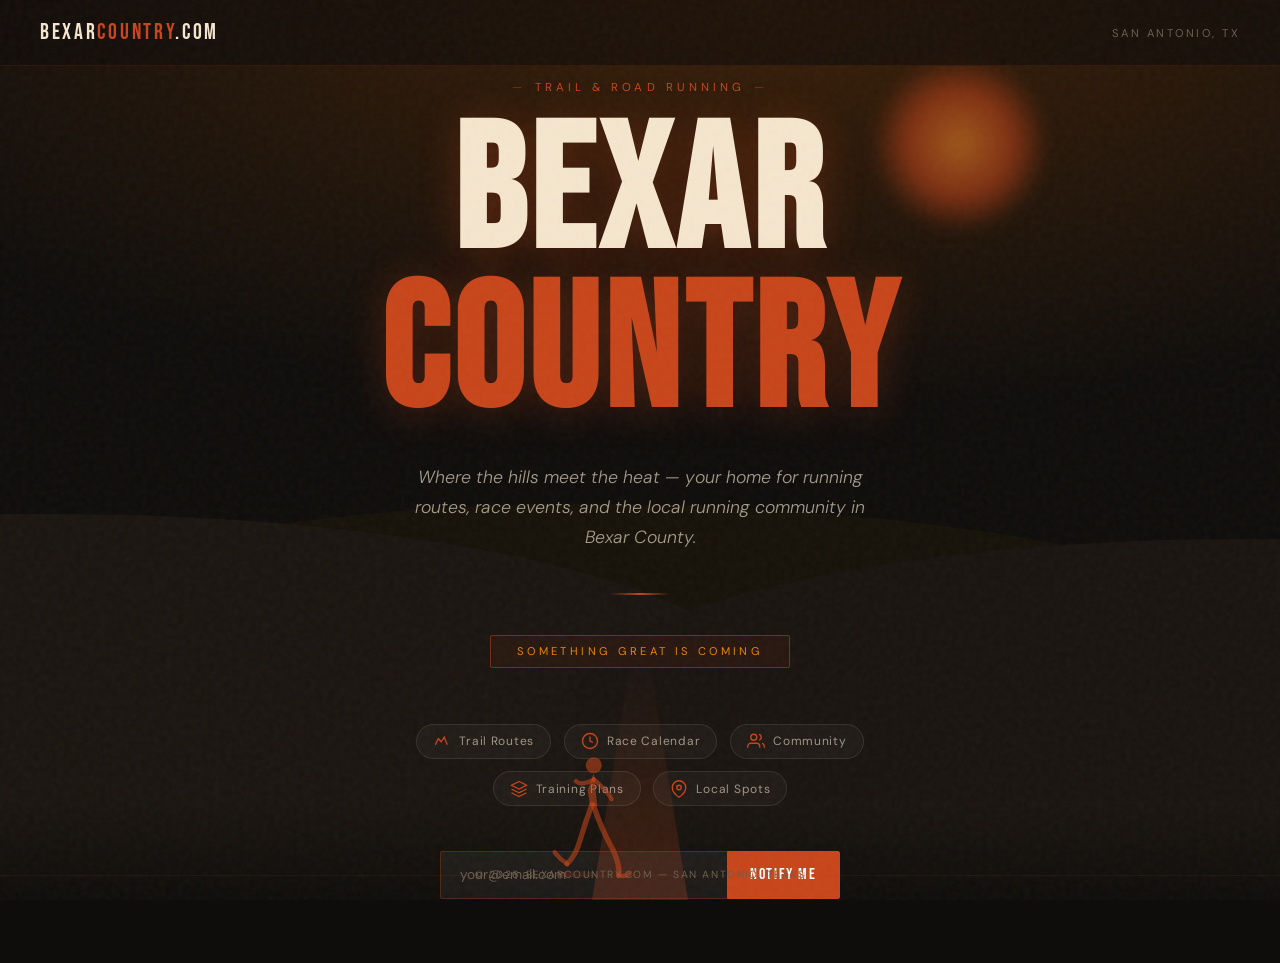
<file: index.html>
<!DOCTYPE html>
<html lang="en">
<head>
  <meta charset="UTF-8" />
  <meta name="viewport" content="width=device-width, initial-scale=1.0" />
  <title>BexarCountry.com — Coming Soon</title>
  <link rel="preconnect" href="https://fonts.googleapis.com" />
  <link rel="preconnect" href="https://fonts.gstatic.com" crossorigin />
  <link href="https://fonts.googleapis.com/css2?family=Bebas+Neue&family=DM+Sans:ital,wght@0,300;0,400;0,600;1,300&display=swap" rel="stylesheet" />
  <style>
    *, *::before, *::after { box-sizing: border-box; margin: 0; padding: 0; }

    :root {
      --rust:   #C8451A;
      --amber:  #E8840A;
      --sand:   #F5E6CE;
      --dark:   #0F0D0B;
      --mid:    #1E1A14;
      --muted:  #6B5F4E;
    }

    html, body {
      height: 100%;
      background: var(--dark);
      color: var(--sand);
      font-family: 'DM Sans', sans-serif;
      overflow-x: hidden;
    }

    body::before {
      content: '';
      position: fixed;
      inset: 0;
      background-image: url("data:image/svg+xml,%3Csvg viewBox='0 0 200 200' xmlns='http://www.w3.org/2000/svg'%3E%3Cfilter id='n'%3E%3CfeTurbulence type='fractalNoise' baseFrequency='0.75' numOctaves='4' stitchTiles='stitch'/%3E%3C/filter%3E%3Crect width='100%25' height='100%25' filter='url(%23n)' opacity='1'/%3E%3C/svg%3E");
      opacity: 0.04;
      pointer-events: none;
      z-index: 999;
    }

    .bg-scene {
      position: fixed;
      inset: 0;
      overflow: hidden;
      z-index: 0;
    }

    .bg-scene::before {
      content: '';
      position: absolute;
      inset: 0;
      background: radial-gradient(ellipse 120% 70% at 60% 0%, #3B1F08 0%, #0F0D0B 65%);
    }

    .hills {
      position: absolute;
      bottom: 0;
      left: 0;
      width: 100%;
      height: 55%;
    }

    .hill-far {
      position: absolute;
      bottom: 30%;
      left: -5%;
      width: 110%;
      height: 50%;
      background: #161209;
      border-radius: 50% 60% 0 0 / 80% 80% 0 0;
    }

    .hill-mid {
      position: absolute;
      bottom: 18%;
      left: -10%;
      width: 70%;
      height: 60%;
      background: #1A1510;
      border-radius: 0 80% 0 0 / 0 60% 0 0;
    }

    .hill-mid2 {
      position: absolute;
      bottom: 18%;
      right: -10%;
      width: 65%;
      height: 55%;
      background: #191410;
      border-radius: 80% 0 0 0 / 60% 0 0 0;
    }

    .ground {
      position: absolute;
      bottom: 0;
      left: 0;
      width: 100%;
      height: 20%;
      background: linear-gradient(to top, #0F0D0B, #1A1510);
    }

    .trail {
      position: absolute;
      bottom: 0;
      left: 50%;
      transform: translateX(-50%);
      width: 160px;
      height: 50%;
      background: linear-gradient(to top, rgba(200,69,26,0.25) 0%, rgba(200,69,26,0.08) 60%, transparent 100%);
      clip-path: polygon(20% 100%, 80% 100%, 55% 0%, 45% 0%);
    }

    .sun {
      position: absolute;
      top: 6%;
      right: 18%;
      width: 180px;
      height: 180px;
      border-radius: 50%;
      background: radial-gradient(circle, #FF8C2A 0%, #C8451A 40%, transparent 70%);
      filter: blur(8px);
      opacity: 0.55;
      animation: pulse-sun 4s ease-in-out infinite alternate;
    }

    @keyframes pulse-sun {
      from { opacity: 0.45; transform: scale(1); }
      to   { opacity: 0.65; transform: scale(1.06); }
    }

    .page {
      position: relative;
      z-index: 1;
      min-height: 100vh;
      display: flex;
      flex-direction: column;
      align-items: center;
      justify-content: center;
      padding: 5rem 2rem 4rem;
      text-align: center;
    }

    .topbar {
      position: fixed;
      top: 0; left: 0; right: 0;
      z-index: 10;
      display: flex;
      align-items: center;
      justify-content: space-between;
      padding: 1.2rem 2.5rem;
      border-bottom: 1px solid rgba(200,69,26,0.15);
      background: rgba(15,13,11,0.6);
      backdrop-filter: blur(12px);
    }

    .topbar-logo {
      font-family: 'Bebas Neue', sans-serif;
      font-size: 1.4rem;
      letter-spacing: 0.12em;
      color: var(--sand);
    }

    .topbar-logo span { color: var(--rust); }

    .topbar-tag {
      font-size: 0.7rem;
      letter-spacing: 0.22em;
      text-transform: uppercase;
      color: var(--muted);
    }

    .eyebrow {
      font-size: 0.72rem;
      letter-spacing: 0.35em;
      text-transform: uppercase;
      color: var(--rust);
      margin-bottom: 1.4rem;
      opacity: 0;
      animation: fade-up 0.8s 0.2s forwards ease-out;
    }

    .eyebrow::before,
    .eyebrow::after {
      content: '—';
      margin: 0 0.6rem;
      opacity: 0.5;
    }

    h1 {
      font-family: 'Bebas Neue', sans-serif;
      font-size: clamp(5rem, 15vw, 11rem);
      line-height: 0.9;
      letter-spacing: 0.03em;
      color: var(--sand);
      text-shadow: 0 4px 40px rgba(200,69,26,0.3);
      opacity: 0;
      animation: fade-up 0.9s 0.4s forwards ease-out;
    }

    h1 .accent { color: var(--rust); }

    .tagline {
      margin-top: 1.8rem;
      font-size: clamp(0.9rem, 2vw, 1.1rem);
      font-weight: 300;
      font-style: italic;
      color: rgba(245,230,206,0.65);
      max-width: 480px;
      line-height: 1.7;
      opacity: 0;
      animation: fade-up 0.9s 0.6s forwards ease-out;
    }

    .divider {
      margin: 2.5rem auto;
      width: 60px;
      height: 2px;
      background: linear-gradient(90deg, transparent, var(--rust), transparent);
      opacity: 0;
      animation: fade-up 0.8s 0.8s forwards ease-out;
    }

    .badge {
      display: inline-block;
      padding: 0.55rem 1.6rem;
      border: 1px solid rgba(200,69,26,0.5);
      border-radius: 2px;
      font-size: 0.7rem;
      letter-spacing: 0.3em;
      text-transform: uppercase;
      color: var(--amber);
      background: rgba(200,69,26,0.08);
      backdrop-filter: blur(4px);
      opacity: 0;
      animation: fade-up 0.8s 1s forwards ease-out;
    }

    .features {
      margin-top: 3.5rem;
      display: flex;
      flex-wrap: wrap;
      gap: 0.8rem;
      justify-content: center;
      max-width: 560px;
      opacity: 0;
      animation: fade-up 0.9s 1.2s forwards ease-out;
    }

    .feat {
      display: flex;
      align-items: center;
      gap: 0.5rem;
      padding: 0.45rem 1rem;
      border: 1px solid rgba(245,230,206,0.1);
      border-radius: 100px;
      font-size: 0.75rem;
      letter-spacing: 0.06em;
      color: rgba(245,230,206,0.6);
      background: rgba(255,255,255,0.03);
    }

    .feat-icon {
      width: 18px;
      height: 18px;
      color: var(--rust);
      flex-shrink: 0;
    }

    .signup {
      margin-top: 2.8rem;
      display: flex;
      gap: 0;
      max-width: 400px;
      width: 100%;
      opacity: 0;
      animation: fade-up 0.9s 1.4s forwards ease-out;
    }

    .signup input {
      flex: 1;
      padding: 0.85rem 1.2rem;
      background: rgba(255,255,255,0.05);
      border: 1px solid rgba(200,69,26,0.3);
      border-right: none;
      border-radius: 2px 0 0 2px;
      color: var(--sand);
      font-family: 'DM Sans', sans-serif;
      font-size: 0.85rem;
      outline: none;
      transition: border-color 0.2s;
    }

    .signup input::placeholder { color: var(--muted); }
    .signup input:focus { border-color: var(--rust); }

    .signup button {
      padding: 0.85rem 1.4rem;
      background: var(--rust);
      border: 1px solid var(--rust);
      border-radius: 0 2px 2px 0;
      color: #fff;
      font-family: 'Bebas Neue', sans-serif;
      font-size: 1rem;
      letter-spacing: 0.1em;
      cursor: pointer;
      transition: background 0.2s, transform 0.1s;
    }

    .signup button:hover { background: var(--amber); border-color: var(--amber); }
    .signup button:active { transform: scale(0.97); }

    .runner-wrap {
      position: fixed;
      bottom: 0;
      left: 0;
      width: 100%;
      pointer-events: none;
      z-index: 2;
      opacity: 0;
      animation: fade-in 1.2s 1.6s forwards ease-out;
    }

    .footer {
      position: fixed;
      bottom: 1.2rem;
      left: 0;
      right: 0;
      text-align: center;
      font-size: 0.65rem;
      letter-spacing: 0.15em;
      text-transform: uppercase;
      color: var(--muted);
      z-index: 10;
      opacity: 0;
      animation: fade-in 1s 2s forwards ease-out;
    }

    @keyframes fade-up {
      from { opacity: 0; transform: translateY(20px); }
      to   { opacity: 1; transform: translateY(0); }
    }

    @keyframes fade-in {
      from { opacity: 0; }
      to   { opacity: 1; }
    }

    @media (max-width: 540px) {
      .topbar { padding: 1rem 1.4rem; }
      .signup { flex-direction: column; }
      .signup input { border-right: 1px solid rgba(200,69,26,0.3); border-bottom: none; border-radius: 2px 2px 0 0; }
      .signup button { border-radius: 0 0 2px 2px; }
    }
  </style>
</head>
<body>

  <!-- Background Scene -->
  <div class="bg-scene">
    <div class="sun"></div>
    <div class="hills">
      <div class="hill-far"></div>
      <div class="hill-mid"></div>
      <div class="hill-mid2"></div>
      <div class="ground"></div>
      <div class="trail"></div>
    </div>
  </div>

  <!-- Top Bar -->
  <header class="topbar">
    <div class="topbar-logo">Bexar<span>Country</span>.com</div>
    <div class="topbar-tag">San Antonio, TX</div>
  </header>

  <!-- Main Content -->
  <main class="page">
    <div class="eyebrow">Trail & Road Running</div>

    <h1>BEXAR<br><span class="accent">COUNTRY</span></h1>

    <p class="tagline">Where the hills meet the heat — your home for running routes, race events, and the local running community in Bexar County.</p>

    <div class="divider"></div>

    <div class="badge">Something great is coming</div>

    <div class="features">
      <div class="feat">
        <svg class="feat-icon" viewBox="0 0 24 24" fill="none" stroke="currentColor" stroke-width="1.8">
          <path d="M3 17l4-8 4 4 4-6 4 10"/>
        </svg>
        Trail Routes
      </div>
      <div class="feat">
        <svg class="feat-icon" viewBox="0 0 24 24" fill="none" stroke="currentColor" stroke-width="1.8">
          <circle cx="12" cy="12" r="10"/><path d="M12 6v6l4 2"/>
        </svg>
        Race Calendar
      </div>
      <div class="feat">
        <svg class="feat-icon" viewBox="0 0 24 24" fill="none" stroke="currentColor" stroke-width="1.8">
          <path d="M17 21v-2a4 4 0 0 0-4-4H5a4 4 0 0 0-4 4v2"/><circle cx="9" cy="7" r="4"/>
          <path d="M23 21v-2a4 4 0 0 0-3-3.87"/><path d="M16 3.13a4 4 0 0 1 0 7.75"/>
        </svg>
        Community
      </div>
      <div class="feat">
        <svg class="feat-icon" viewBox="0 0 24 24" fill="none" stroke="currentColor" stroke-width="1.8">
          <path d="M12 2L2 7l10 5 10-5-10-5z"/><path d="M2 17l10 5 10-5"/><path d="M2 12l10 5 10-5"/>
        </svg>
        Training Plans
      </div>
      <div class="feat">
        <svg class="feat-icon" viewBox="0 0 24 24" fill="none" stroke="currentColor" stroke-width="1.8">
          <path d="M21 10c0 7-9 13-9 13s-9-6-9-13a9 9 0 0 1 18 0z"/><circle cx="12" cy="10" r="3"/>
        </svg>
        Local Spots
      </div>
    </div>

    <div class="signup">
      <input type="email" placeholder="your@email.com" />
      <button>Notify Me</button>
    </div>
  </main>

  <!-- Runner Silhouette -->
  <div class="runner-wrap">
    <svg viewBox="0 0 1440 180" xmlns="http://www.w3.org/2000/svg" preserveAspectRatio="xMidYMax meet">
      <!-- Ground line -->
      <line x1="0" y1="158" x2="1440" y2="158" stroke="rgba(200,69,26,0.15)" stroke-width="1"/>
      <!-- Runner silhouette centered -->
      <g transform="translate(680, 20) scale(-1, 1)">
        <!-- Head -->
        <ellipse cx="12" cy="14" rx="9" ry="9" fill="rgba(200,69,26,0.55)"/>
        <!-- Body -->
        <path d="M12 23 L8 60 L16 60 L19 42 L12 23Z" fill="rgba(200,69,26,0.55)"/>
        <!-- Left arm (forward) -->
        <path d="M12 30 Q-4 44 -8 52" stroke="rgba(200,69,26,0.55)" stroke-width="5" fill="none" stroke-linecap="round"/>
        <!-- Right arm (back) -->
        <path d="M12 30 Q26 38 32 32" stroke="rgba(200,69,26,0.55)" stroke-width="5" fill="none" stroke-linecap="round"/>
        <!-- Left leg (forward stride) -->
        <path d="M12 60 Q4 85 -10 110 Q-18 128 -16 138" stroke="rgba(200,69,26,0.55)" stroke-width="6" fill="none" stroke-linecap="round"/>
        <!-- Left foot -->
        <path d="M-16 138 Q-24 140 -28 136" stroke="rgba(200,69,26,0.55)" stroke-width="5" fill="none" stroke-linecap="round"/>
        <!-- Right leg (back kick) -->
        <path d="M14 58 Q22 80 28 100 Q32 115 42 125" stroke="rgba(200,69,26,0.55)" stroke-width="6" fill="none" stroke-linecap="round"/>
        <!-- Right foot (kick up) -->
        <path d="M42 125 Q50 120 56 112" stroke="rgba(200,69,26,0.55)" stroke-width="5" fill="none" stroke-linecap="round"/>
      </g>
      <!-- Dust puff -->
      <ellipse cx="650" cy="157" rx="22" ry="4" fill="rgba(200,69,26,0.12)"/>
      <ellipse cx="635" cy="157" rx="14" ry="3" fill="rgba(200,69,26,0.08)"/>
    </svg>
  </div>

  <!-- Footer -->
  <footer class="footer">© 2026 BexarCountry.com — San Antonio, Texas</footer>

</body>
</html>
</file>
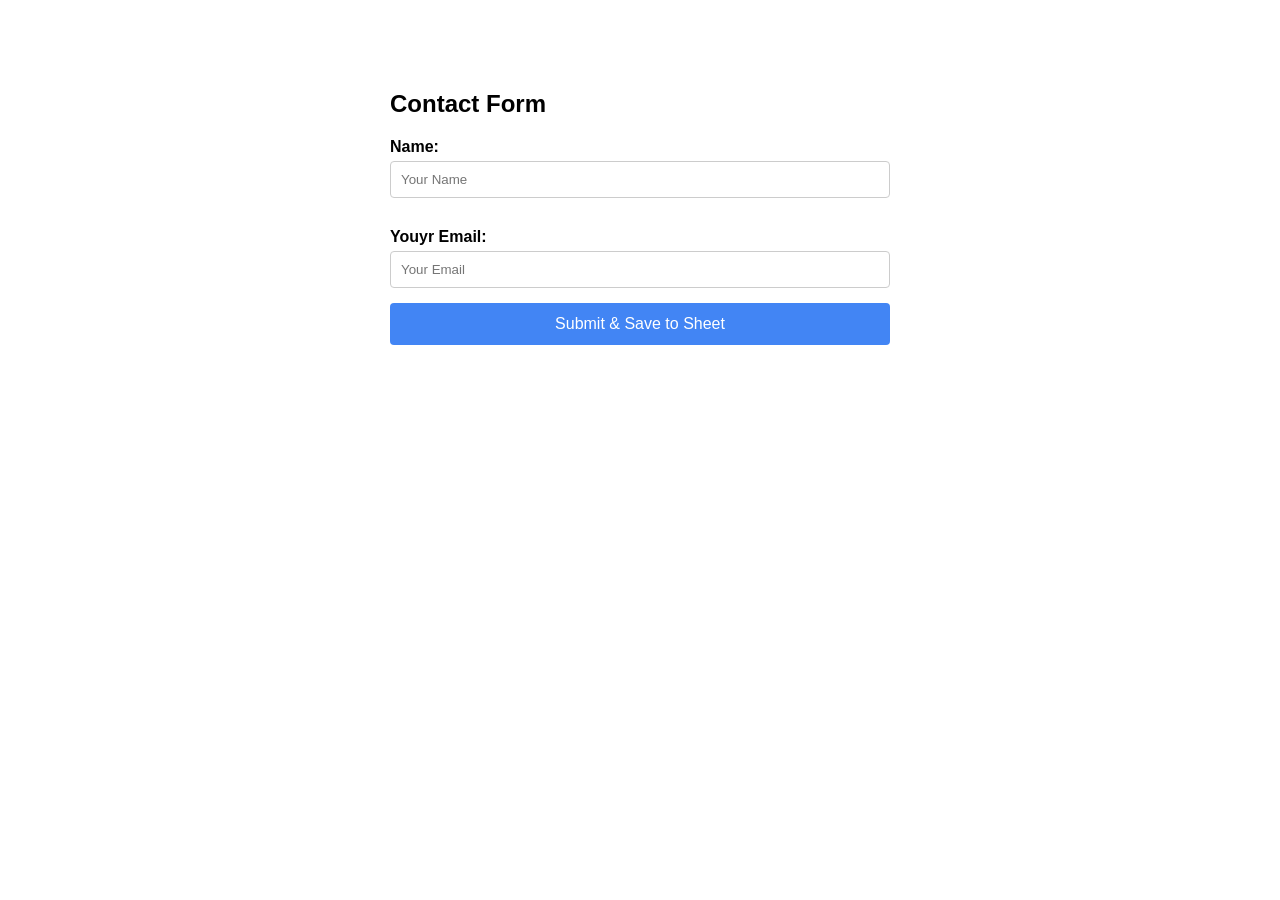
<file: contact-old.html>
<!DOCTYPE html>
<html lang="en">
<head>
    <meta charset="UTF-8">
    <meta name="viewport" content="width=device-width, initial-scale=1.0">
    <title>Contact Form → Google Sheets</title>
    <style>
        body { font-family: Arial, sans-serif; max-width: 500px; margin: 50px auto; padding: 20px; }
        label { display: block; margin: 15px 0 5px; font-weight: bold; }
        input { width: 100%; padding: 10px; margin-bottom: 15px; border: 1px solid #ccc; border-radius: 4px; box-sizing: border-box; }
        button { background: #4285f4; color: white; padding: 12px 20px; border: none; border-radius: 4px; cursor: pointer; font-size: 16px; width: 100%; }
        button:hover { background: #3367d6; }
        #message { margin-top: 20px; padding: 15px; border-radius: 4px; font-weight: bold; }
        .success { background: #d4edda; color: #155724; }
        .error { background: #f8d7da; color: #721c24; }
    </style>
</head>
<body>
    <h2>Contact Form</h2>
    
    <form id="contactForm">
        <label for="name">Name:</label>
        <input type="text" id="name" name="name" placeholder="Your Name" required>

        <label for="email">Youyr Email:</label>
        <input type="email" id="email" name="email" placeholder="Your Email" required>

        <button type="submit">Submit & Save to Sheet</button>
    </form>

    <div id="message"></div>

    <script>
        const form = document.getElementById('contactForm');
        const messageDiv = document.getElementById('message');

        // ←←← UPDATE THIS URL with your latest deployed Web App URL ←←←
        const SCRIPT_URL = "https://script.google.com/macros/s/AKfycbyjEc0QogzwfYY2HUupEJZefTRUPn13Ne9qZ2zlN_f4UHXvssm6DdAJ4s4Dajvdingh/exec";

        form.addEventListener('submit', async function(e) {
            e.preventDefault();
            messageDiv.textContent = "Submitting...";
            messageDiv.className = "";

            const formData = new FormData(form);

            try {
                const response = await fetch(SCRIPT_URL, {
                    method: 'POST',
                    body: formData
                });

                const result = await response.text();

                if (result.includes("Success")) {
                    messageDiv.className = "success";
                    messageDiv.textContent = "✅ Success! Contact saved to Google Sheets.";
                    form.reset();   // Clear the form
                } else {
                    messageDiv.className = "error";
                    messageDiv.textContent = "❌ " + result;
                }
            } catch (err) {
                messageDiv.className = "error";
                messageDiv.textContent = "❌ Network error: " + err.message;
            }
        });
    </script>
</body>
</html>
</file>
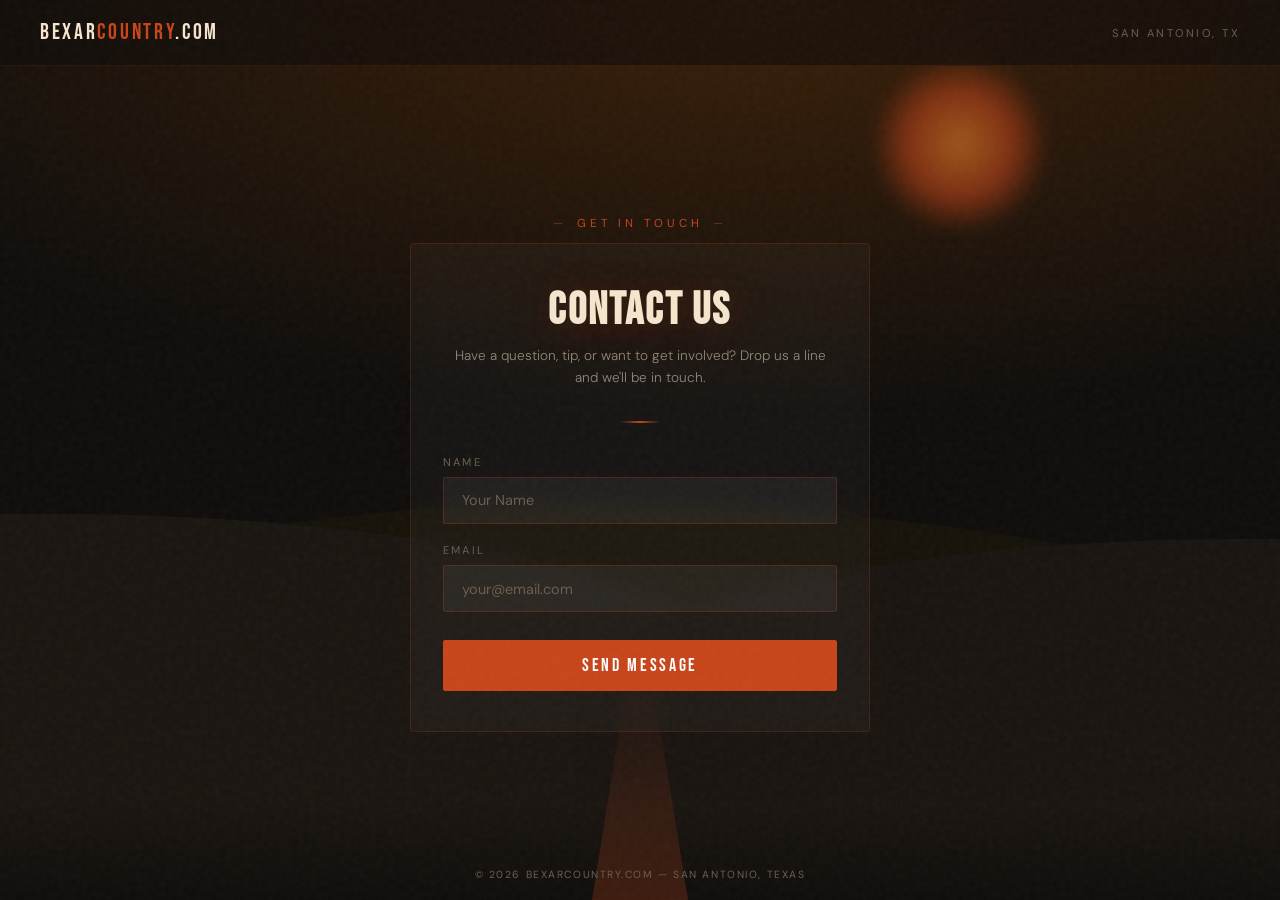
<file: contact-old2.html>
<!DOCTYPE html>
<html lang="en">
<head>
  <meta charset="UTF-8" />
  <meta name="viewport" content="width=device-width, initial-scale=1.0" />
  <title>Contact — BexarCountry.com</title>
  <link rel="preconnect" href="https://fonts.googleapis.com" />
  <link rel="preconnect" href="https://fonts.gstatic.com" crossorigin />
  <link href="https://fonts.googleapis.com/css2?family=Bebas+Neue&family=DM+Sans:ital,wght@0,300;0,400;0,600;1,300&display=swap" rel="stylesheet" />
  <style>
    *, *::before, *::after { box-sizing: border-box; margin: 0; padding: 0; }

    :root {
      --rust:   #C8451A;
      --amber:  #E8840A;
      --sand:   #F5E6CE;
      --dark:   #0F0D0B;
      --mid:    #1E1A14;
      --muted:  #6B5F4E;
    }

    html, body {
      height: 100%;
      background: var(--dark);
      color: var(--sand);
      font-family: 'DM Sans', sans-serif;
      overflow-x: hidden;
    }

    body::before {
      content: '';
      position: fixed;
      inset: 0;
      background-image: url("data:image/svg+xml,%3Csvg viewBox='0 0 200 200' xmlns='http://www.w3.org/2000/svg'%3E%3Cfilter id='n'%3E%3CfeTurbulence type='fractalNoise' baseFrequency='0.75' numOctaves='4' stitchTiles='stitch'/%3E%3C/filter%3E%3Crect width='100%25' height='100%25' filter='url(%23n)' opacity='1'/%3E%3C/svg%3E");
      opacity: 0.04;
      pointer-events: none;
      z-index: 999;
    }

    /* ── BACKGROUND SCENE ── */
    .bg-scene {
      position: fixed;
      inset: 0;
      overflow: hidden;
      z-index: 0;
    }

    .bg-scene::before {
      content: '';
      position: absolute;
      inset: 0;
      background: radial-gradient(ellipse 120% 70% at 60% 0%, #3B1F08 0%, #0F0D0B 65%);
    }

    .hills {
      position: absolute;
      bottom: 0;
      left: 0;
      width: 100%;
      height: 55%;
    }

    .hill-far {
      position: absolute;
      bottom: 30%;
      left: -5%;
      width: 110%;
      height: 50%;
      background: #161209;
      border-radius: 50% 60% 0 0 / 80% 80% 0 0;
    }

    .hill-mid {
      position: absolute;
      bottom: 18%;
      left: -10%;
      width: 70%;
      height: 60%;
      background: #1A1510;
      border-radius: 0 80% 0 0 / 0 60% 0 0;
    }

    .hill-mid2 {
      position: absolute;
      bottom: 18%;
      right: -10%;
      width: 65%;
      height: 55%;
      background: #191410;
      border-radius: 80% 0 0 0 / 60% 0 0 0;
    }

    .ground {
      position: absolute;
      bottom: 0;
      left: 0;
      width: 100%;
      height: 20%;
      background: linear-gradient(to top, #0F0D0B, #1A1510);
    }

    .trail {
      position: absolute;
      bottom: 0;
      left: 50%;
      transform: translateX(-50%);
      width: 160px;
      height: 50%;
      background: linear-gradient(to top, rgba(200,69,26,0.25) 0%, rgba(200,69,26,0.08) 60%, transparent 100%);
      clip-path: polygon(20% 100%, 80% 100%, 55% 0%, 45% 0%);
    }

    .sun {
      position: absolute;
      top: 6%;
      right: 18%;
      width: 180px;
      height: 180px;
      border-radius: 50%;
      background: radial-gradient(circle, #FF8C2A 0%, #C8451A 40%, transparent 70%);
      filter: blur(8px);
      opacity: 0.55;
      animation: pulse-sun 4s ease-in-out infinite alternate;
    }

    @keyframes pulse-sun {
      from { opacity: 0.45; transform: scale(1); }
      to   { opacity: 0.65; transform: scale(1.06); }
    }

    /* ── TOPBAR ── */
    .topbar {
      position: fixed;
      top: 0; left: 0; right: 0;
      z-index: 10;
      display: flex;
      align-items: center;
      justify-content: space-between;
      padding: 1.2rem 2.5rem;
      border-bottom: 1px solid rgba(200,69,26,0.15);
      background: rgba(15,13,11,0.6);
      backdrop-filter: blur(12px);
    }

    .topbar-logo {
      font-family: 'Bebas Neue', sans-serif;
      font-size: 1.4rem;
      letter-spacing: 0.12em;
      color: var(--sand);
      text-decoration: none;
    }

    .topbar-logo span { color: var(--rust); }

    .topbar-tag {
      font-size: 0.7rem;
      letter-spacing: 0.22em;
      text-transform: uppercase;
      color: var(--muted);
    }

    /* ── LAYOUT ── */
    .page {
      position: relative;
      z-index: 1;
      min-height: 100vh;
      display: flex;
      flex-direction: column;
      align-items: center;
      justify-content: center;
      padding: 9rem 2rem 6rem;
      text-align: center;
    }

    /* ── CONTACT CARD ── */
    .contact-card {
      width: 100%;
      max-width: 460px;
      background: rgba(255,255,255,0.03);
      border: 1px solid rgba(200,69,26,0.2);
      border-radius: 4px;
      padding: 2.5rem 2rem;
      backdrop-filter: blur(8px);
      opacity: 0;
      animation: fade-up 0.9s 0.3s forwards ease-out;
    }

    .eyebrow {
      font-size: 0.72rem;
      letter-spacing: 0.35em;
      text-transform: uppercase;
      color: var(--rust);
      margin-bottom: 0.8rem;
      opacity: 0;
      animation: fade-up 0.8s 0.1s forwards ease-out;
    }

    .eyebrow::before,
    .eyebrow::after {
      content: '—';
      margin: 0 0.6rem;
      opacity: 0.5;
    }

    .contact-card h2 {
      font-family: 'Bebas Neue', sans-serif;
      font-size: 2.8rem;
      letter-spacing: 0.05em;
      color: var(--sand);
      text-shadow: 0 4px 40px rgba(200,69,26,0.3);
      margin-bottom: 0.5rem;
    }

    .contact-card p {
      font-size: 0.85rem;
      font-weight: 300;
      color: rgba(245,230,206,0.55);
      margin-bottom: 2rem;
      line-height: 1.6;
    }

    .divider {
      width: 40px;
      height: 2px;
      background: linear-gradient(90deg, transparent, var(--rust), transparent);
      margin: 0 auto 2rem;
    }

    /* ── FORM FIELDS ── */
    .field {
      text-align: left;
      margin-bottom: 1.2rem;
    }

    .field label {
      display: block;
      font-size: 0.7rem;
      letter-spacing: 0.2em;
      text-transform: uppercase;
      color: var(--muted);
      margin-bottom: 0.5rem;
    }

    .field input {
      width: 100%;
      padding: 0.85rem 1.1rem;
      background: rgba(255,255,255,0.05);
      border: 1px solid rgba(200,69,26,0.25);
      border-radius: 2px;
      color: var(--sand);
      font-family: 'DM Sans', sans-serif;
      font-size: 0.9rem;
      outline: none;
      transition: border-color 0.2s, background 0.2s;
    }

    .field input::placeholder { color: var(--muted); }
    .field input:focus {
      border-color: var(--rust);
      background: rgba(200,69,26,0.06);
    }

    /* ── SUBMIT BUTTON ── */
    .submit-btn {
      width: 100%;
      padding: 0.9rem 1.4rem;
      margin-top: 0.5rem;
      background: var(--rust);
      border: 1px solid var(--rust);
      border-radius: 2px;
      color: #fff;
      font-family: 'Bebas Neue', sans-serif;
      font-size: 1.1rem;
      letter-spacing: 0.15em;
      cursor: pointer;
      transition: background 0.2s, transform 0.1s;
    }

    .submit-btn:hover { background: var(--amber); border-color: var(--amber); }
    .submit-btn:active { transform: scale(0.98); }

    /* ── FEEDBACK MESSAGE ── */
    #message {
      margin-top: 1.2rem;
      padding: 0.9rem 1rem;
      border-radius: 2px;
      font-size: 0.85rem;
      font-weight: 600;
      display: none;
    }

    #message.success {
      display: block;
      background: rgba(200,69,26,0.12);
      border: 1px solid rgba(200,69,26,0.4);
      color: var(--amber);
    }

    #message.error {
      display: block;
      background: rgba(180,20,20,0.12);
      border: 1px solid rgba(180,20,20,0.4);
      color: #e07070;
    }

    /* ── FOOTER ── */
    .footer {
      position: fixed;
      bottom: 1.2rem;
      left: 0;
      right: 0;
      text-align: center;
      font-size: 0.65rem;
      letter-spacing: 0.15em;
      text-transform: uppercase;
      color: var(--muted);
      z-index: 10;
      opacity: 0;
      animation: fade-in 1s 1s forwards ease-out;
    }

    @keyframes fade-up {
      from { opacity: 0; transform: translateY(20px); }
      to   { opacity: 1; transform: translateY(0); }
    }

    @keyframes fade-in {
      from { opacity: 0; }
      to   { opacity: 1; }
    }

    @media (max-width: 540px) {
      .topbar { padding: 1rem 1.4rem; }
      .contact-card { padding: 2rem 1.2rem; }
    }
  </style>
</head>
<body>

  <!-- Background Scene -->
  <div class="bg-scene">
    <div class="sun"></div>
    <div class="hills">
      <div class="hill-far"></div>
      <div class="hill-mid"></div>
      <div class="hill-mid2"></div>
      <div class="ground"></div>
      <div class="trail"></div>
    </div>
  </div>

  <!-- Top Bar -->
  <header class="topbar">
    <a href="index.html" class="topbar-logo">Bexar<span>Country</span>.com</a>
    <div class="topbar-tag">San Antonio, TX</div>
  </header>

  <!-- Main Content -->
  <main class="page">
    <div class="eyebrow">Get in Touch</div>

    <div class="contact-card">
      <h2>Contact Us</h2>
      <p>Have a question, tip, or want to get involved? Drop us a line and we'll be in touch.</p>
      <div class="divider"></div>

      <form id="contactForm">
        <div class="field">
          <label for="name">Name</label>
          <input type="text" id="name" name="name" placeholder="Your Name" required />
        </div>

        <div class="field">
          <label for="email">Email</label>
          <input type="email" id="email" name="email" placeholder="your@email.com" required />
        </div>

        <button type="submit" class="submit-btn">Send Message</button>
      </form>

      <div id="message"></div>
    </div>
  </main>

  <!-- Footer -->
  <footer class="footer">© 2026 BexarCountry.com — San Antonio, Texas</footer>

  <script>
    const form = document.getElementById('contactForm');
    const messageDiv = document.getElementById('message');

    const SCRIPT_URL = "https://script.google.com/macros/s/AKfycbyjEc0QogzwfYY2HUupEJZefTRUPn13Ne9qZ2zlN_f4UHXvssm6DdAJ4s4Dajvdingh/exec";

    form.addEventListener('submit', async function(e) {
      e.preventDefault();
      messageDiv.className = "";
      messageDiv.style.display = "none";
      messageDiv.textContent = "";

      const submitBtn = form.querySelector('.submit-btn');
      submitBtn.textContent = "Sending...";
      submitBtn.disabled = true;

      const formData = new FormData(form);

      try {
        const response = await fetch(SCRIPT_URL, {
          method: 'POST',
          body: formData
        });

        const result = await response.text();

        if (result.includes("Success")) {
          messageDiv.className = "success";
          messageDiv.textContent = "✅ Message sent! We'll be in touch soon.";
          form.reset();
        } else {
          messageDiv.className = "error";
          messageDiv.textContent = "❌ " + result;
        }
      } catch (err) {
        messageDiv.className = "error";
        messageDiv.textContent = "❌ Network error: " + err.message;
      } finally {
        submitBtn.textContent = "Send Message";
        submitBtn.disabled = false;
      }
    });
  </script>
</body>
</html>
</file>
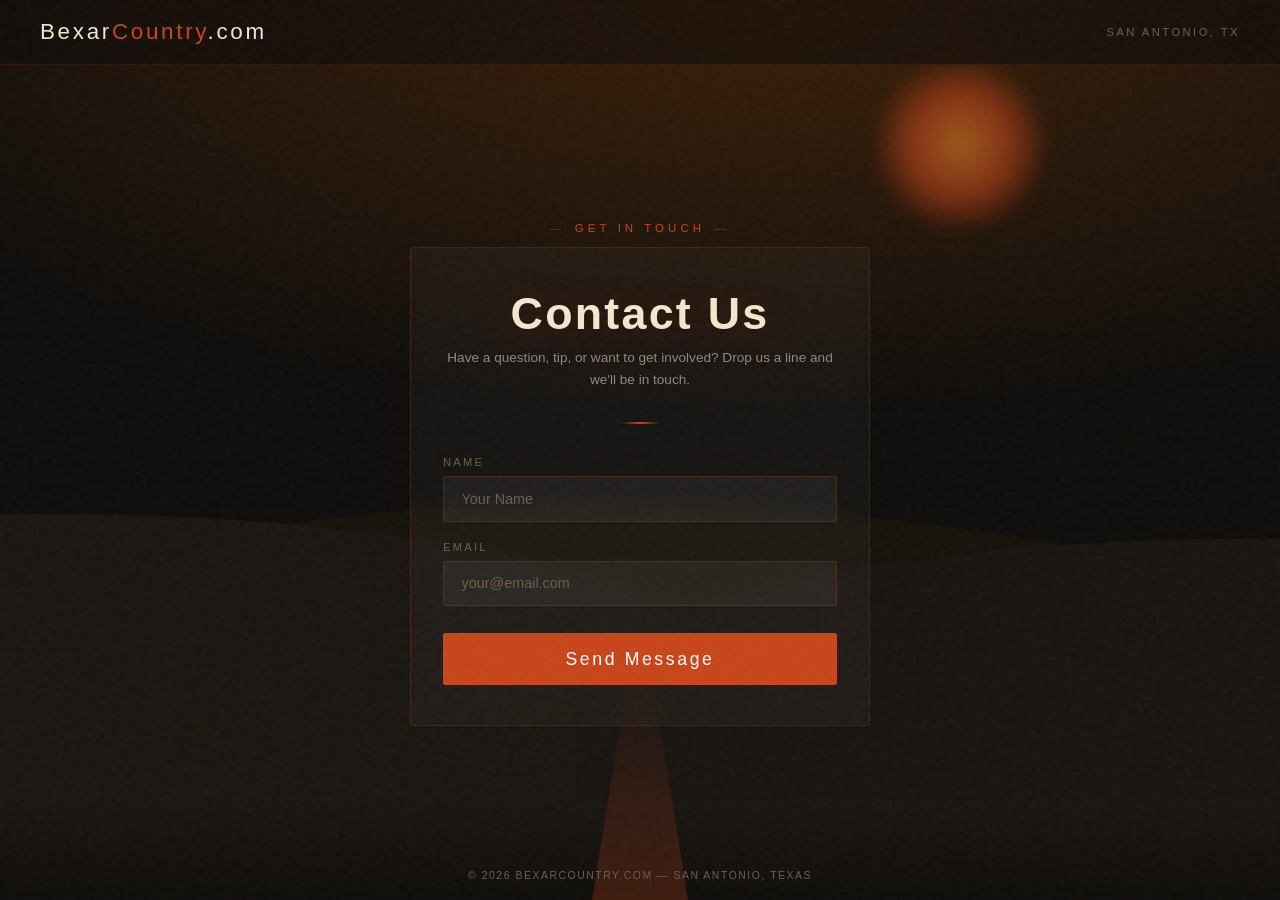
<file: contact.html>
<!DOCTYPE html>
<html lang="en">
<head>
  <meta charset="UTF-8" />
  <meta name="viewport" content="width=device-width, initial-scale=1.0" />
  <title>Contact — BexarCountry.com</title>
  <link rel="preconnect" href="https://fonts.googleapis.com" />
  <link rel="preconnect" href="https://fonts.gstatic.com" crossorigin />
  <link href="https://script.google.com/macros/s/AKfycbxuJdxP4ZeDwKJLHmZVqLH9A47hoyAwCH7TMmGnC--KI13dz0PG8xeplQ0VL-hb8UtQ/exec" rel="stylesheet" />
  <style>
    *, *::before, *::after { box-sizing: border-box; margin: 0; padding: 0; }

    :root {
      --rust:   #C8451A;
      --amber:  #E8840A;
      --sand:   #F5E6CE;
      --dark:   #0F0D0B;
      --mid:    #1E1A14;
      --muted:  #6B5F4E;
    }

    html, body {
      height: 100%;
      background: var(--dark);
      color: var(--sand);
      font-family: 'DM Sans', sans-serif;
      overflow-x: hidden;
    }

    body::before {
      content: '';
      position: fixed;
      inset: 0;
      background-image: url("data:image/svg+xml,%3Csvg viewBox='0 0 200 200' xmlns='http://www.w3.org/2000/svg'%3E%3Cfilter id='n'%3E%3CfeTurbulence type='fractalNoise' baseFrequency='0.75' numOctaves='4' stitchTiles='stitch'/%3E%3C/filter%3E%3Crect width='100%25' height='100%25' filter='url(%23n)' opacity='1'/%3E%3C/svg%3E");
      opacity: 0.04;
      pointer-events: none;
      z-index: 999;
    }

    /* ── BACKGROUND SCENE ── */
    .bg-scene {
      position: fixed;
      inset: 0;
      overflow: hidden;
      z-index: 0;
    }

    .bg-scene::before {
      content: '';
      position: absolute;
      inset: 0;
      background: radial-gradient(ellipse 120% 70% at 60% 0%, #3B1F08 0%, #0F0D0B 65%);
    }

    .hills {
      position: absolute;
      bottom: 0;
      left: 0;
      width: 100%;
      height: 55%;
    }

    .hill-far {
      position: absolute;
      bottom: 30%;
      left: -5%;
      width: 110%;
      height: 50%;
      background: #161209;
      border-radius: 50% 60% 0 0 / 80% 80% 0 0;
    }

    .hill-mid {
      position: absolute;
      bottom: 18%;
      left: -10%;
      width: 70%;
      height: 60%;
      background: #1A1510;
      border-radius: 0 80% 0 0 / 0 60% 0 0;
    }

    .hill-mid2 {
      position: absolute;
      bottom: 18%;
      right: -10%;
      width: 65%;
      height: 55%;
      background: #191410;
      border-radius: 80% 0 0 0 / 60% 0 0 0;
    }

    .ground {
      position: absolute;
      bottom: 0;
      left: 0;
      width: 100%;
      height: 20%;
      background: linear-gradient(to top, #0F0D0B, #1A1510);
    }

    .trail {
      position: absolute;
      bottom: 0;
      left: 50%;
      transform: translateX(-50%);
      width: 160px;
      height: 50%;
      background: linear-gradient(to top, rgba(200,69,26,0.25) 0%, rgba(200,69,26,0.08) 60%, transparent 100%);
      clip-path: polygon(20% 100%, 80% 100%, 55% 0%, 45% 0%);
    }

    .sun {
      position: absolute;
      top: 6%;
      right: 18%;
      width: 180px;
      height: 180px;
      border-radius: 50%;
      background: radial-gradient(circle, #FF8C2A 0%, #C8451A 40%, transparent 70%);
      filter: blur(8px);
      opacity: 0.55;
      animation: pulse-sun 4s ease-in-out infinite alternate;
    }

    @keyframes pulse-sun {
      from { opacity: 0.45; transform: scale(1); }
      to   { opacity: 0.65; transform: scale(1.06); }
    }

    /* ── TOPBAR ── */
    .topbar {
      position: fixed;
      top: 0; left: 0; right: 0;
      z-index: 10;
      display: flex;
      align-items: center;
      justify-content: space-between;
      padding: 1.2rem 2.5rem;
      border-bottom: 1px solid rgba(200,69,26,0.15);
      background: rgba(15,13,11,0.6);
      backdrop-filter: blur(12px);
    }

    .topbar-logo {
      font-family: 'Bebas Neue', sans-serif;
      font-size: 1.4rem;
      letter-spacing: 0.12em;
      color: var(--sand);
      text-decoration: none;
    }

    .topbar-logo span { color: var(--rust); }

    .topbar-tag {
      font-size: 0.7rem;
      letter-spacing: 0.22em;
      text-transform: uppercase;
      color: var(--muted);
    }

    /* ── LAYOUT ── */
    .page {
      position: relative;
      z-index: 1;
      min-height: 100vh;
      display: flex;
      flex-direction: column;
      align-items: center;
      justify-content: center;
      padding: 9rem 2rem 6rem;
      text-align: center;
    }

    /* ── CONTACT CARD ── */
    .contact-card {
      width: 100%;
      max-width: 460px;
      background: rgba(255,255,255,0.03);
      border: 1px solid rgba(200,69,26,0.2);
      border-radius: 4px;
      padding: 2.5rem 2rem;
      backdrop-filter: blur(8px);
      opacity: 0;
      animation: fade-up 0.9s 0.3s forwards ease-out;
    }

    .eyebrow {
      font-size: 0.72rem;
      letter-spacing: 0.35em;
      text-transform: uppercase;
      color: var(--rust);
      margin-bottom: 0.8rem;
      opacity: 0;
      animation: fade-up 0.8s 0.1s forwards ease-out;
    }

    .eyebrow::before,
    .eyebrow::after {
      content: '—';
      margin: 0 0.6rem;
      opacity: 0.5;
    }

    .contact-card h2 {
      font-family: 'Bebas Neue', sans-serif;
      font-size: 2.8rem;
      letter-spacing: 0.05em;
      color: var(--sand);
      text-shadow: 0 4px 40px rgba(200,69,26,0.3);
      margin-bottom: 0.5rem;
    }

    .contact-card p {
      font-size: 0.85rem;
      font-weight: 300;
      color: rgba(245,230,206,0.55);
      margin-bottom: 2rem;
      line-height: 1.6;
    }

    .divider {
      width: 40px;
      height: 2px;
      background: linear-gradient(90deg, transparent, var(--rust), transparent);
      margin: 0 auto 2rem;
    }

    /* ── FORM FIELDS ── */
    .field {
      text-align: left;
      margin-bottom: 1.2rem;
    }

    .field label {
      display: block;
      font-size: 0.7rem;
      letter-spacing: 0.2em;
      text-transform: uppercase;
      color: var(--muted);
      margin-bottom: 0.5rem;
    }

    .field input {
      width: 100%;
      padding: 0.85rem 1.1rem;
      background: rgba(255,255,255,0.05);
      border: 1px solid rgba(200,69,26,0.25);
      border-radius: 2px;
      color: var(--sand);
      font-family: 'DM Sans', sans-serif;
      font-size: 0.9rem;
      outline: none;
      transition: border-color 0.2s, background 0.2s;
    }

    .field input::placeholder { color: var(--muted); }
    .field input:focus {
      border-color: var(--rust);
      background: rgba(200,69,26,0.06);
    }

    /* ── SUBMIT BUTTON ── */
    .submit-btn {
      width: 100%;
      padding: 0.9rem 1.4rem;
      margin-top: 0.5rem;
      background: var(--rust);
      border: 1px solid var(--rust);
      border-radius: 2px;
      color: #fff;
      font-family: 'Bebas Neue', sans-serif;
      font-size: 1.1rem;
      letter-spacing: 0.15em;
      cursor: pointer;
      transition: background 0.2s, transform 0.1s;
    }

    .submit-btn:hover { background: var(--amber); border-color: var(--amber); }
    .submit-btn:active { transform: scale(0.98); }

    /* ── THANK YOU PANEL ── */
    #thankyou {
      display: none;
      flex-direction: column;
      align-items: center;
      gap: 0.8rem;
      animation: fade-up 0.7s ease-out forwards;
    }

    #thankyou .ty-icon {
      width: 56px;
      height: 56px;
      border-radius: 50%;
      background: rgba(200,69,26,0.12);
      border: 1px solid rgba(200,69,26,0.4);
      display: flex;
      align-items: center;
      justify-content: center;
      color: var(--amber);
      font-size: 1.6rem;
      margin-bottom: 0.4rem;
    }

    #thankyou h3 {
      font-family: 'Bebas Neue', sans-serif;
      font-size: 2rem;
      letter-spacing: 0.08em;
      color: var(--sand);
    }

    #thankyou p {
      font-size: 0.88rem;
      font-weight: 300;
      color: rgba(245,230,206,0.6);
      line-height: 1.6;
      margin-bottom: 0;
    }

    #thankyou .back-link {
      margin-top: 0.8rem;
      font-size: 0.7rem;
      letter-spacing: 0.2em;
      text-transform: uppercase;
      color: var(--rust);
      text-decoration: none;
      border-bottom: 1px solid rgba(200,69,26,0.3);
      padding-bottom: 2px;
      transition: color 0.2s, border-color 0.2s;
    }

    #thankyou .back-link:hover { color: var(--amber); border-color: var(--amber); }

    /* ── ERROR MESSAGE ── */
    #message {
      margin-top: 1.2rem;
      padding: 0.9rem 1rem;
      border-radius: 2px;
      font-size: 0.85rem;
      font-weight: 600;
      display: none;
      background: rgba(180,20,20,0.12);
      border: 1px solid rgba(180,20,20,0.4);
      color: #e07070;
    }

    #message.error { display: block; }

    /* ── FOOTER ── */
    .footer {
      position: fixed;
      bottom: 1.2rem;
      left: 0;
      right: 0;
      text-align: center;
      font-size: 0.65rem;
      letter-spacing: 0.15em;
      text-transform: uppercase;
      color: var(--muted);
      z-index: 10;
      opacity: 0;
      animation: fade-in 1s 1s forwards ease-out;
    }

    @keyframes fade-up {
      from { opacity: 0; transform: translateY(20px); }
      to   { opacity: 1; transform: translateY(0); }
    }

    @keyframes fade-in {
      from { opacity: 0; }
      to   { opacity: 1; }
    }

    @media (max-width: 540px) {
      .topbar { padding: 1rem 1.4rem; }
      .contact-card { padding: 2rem 1.2rem; }
    }
  </style>
</head>
<body>

  <!-- Background Scene -->
  <div class="bg-scene">
    <div class="sun"></div>
    <div class="hills">
      <div class="hill-far"></div>
      <div class="hill-mid"></div>
      <div class="hill-mid2"></div>
      <div class="ground"></div>
      <div class="trail"></div>
    </div>
  </div>

  <!-- Top Bar -->
  <header class="topbar">
    <a href="index.html" class="topbar-logo">Bexar<span>Country</span>.com</a>
    <div class="topbar-tag">San Antonio, TX</div>
  </header>

  <!-- Main Content -->
  <main class="page">
    <div class="eyebrow">Get in Touch</div>

    <div class="contact-card">
      <h2>Contact Us</h2>
      <p>Have a question, tip, or want to get involved? Drop us a line and we'll be in touch.</p>
      <div class="divider"></div>

      <form id="contactForm">
        <div class="field">
          <label for="name">Name</label>
          <input type="text" id="name" name="name" placeholder="Your Name" required />
        </div>

        <div class="field">
          <label for="email">Email</label>
          <input type="email" id="email" name="email" placeholder="your@email.com" required />
        </div>

        <button type="submit" class="submit-btn">Send Message</button>
      </form>

      <div id="thankyou">
        <div class="ty-icon">✓</div>
        <h3>Thank You!</h3>
        <p>Your message has been received. We'll be in touch with you soon.</p>
        <a href="index.html" class="back-link">← Back to Home</a>
      </div>

      <div id="message"></div>
    </div>
  </main>

  <!-- Footer -->
  <footer class="footer">© 2026 BexarCountry.com — San Antonio, Texas</footer>

  <script>
    const form = document.getElementById('contactForm');
    const messageDiv = document.getElementById('message');

    const SCRIPT_URL = "https://script.google.com/macros/s/AKfycbzBNOpOr0Ny-1yRcve6SESslOCWRh8rQhOJKNDAKTD62aC4Njo4q9JbGVjZyCvfzaTr/execc";

    form.addEventListener('submit', async function(e) {
      e.preventDefault();
      messageDiv.className = "";
      messageDiv.style.display = "none";
      messageDiv.textContent = "";

      const submitBtn = form.querySelector('.submit-btn');
      submitBtn.textContent = "Sending...";
      submitBtn.disabled = true;

      const formData = new FormData(form);

      try {
        const response = await fetch(SCRIPT_URL, {
          method: 'POST',
          body: formData
        });

        const result = await response.text();
        console.log("Script response:", result);

        if (response.ok && !result.toLowerCase().includes("error")) {
          form.style.display = "none";
          document.getElementById('thankyou').style.display = "flex";
        } else {
          messageDiv.className = "error";
          messageDiv.textContent = "❌ " + (result || "Something went wrong.");
        }
      } catch (err) {
        console.log("Fetch error:", err);
        messageDiv.className = "error";
        messageDiv.textContent = "❌ Network error: " + err.message;
      } finally {
        submitBtn.textContent = "Send Message";
        submitBtn.disabled = false;
      }
    });
  </script>
</body>
</html>
</file>
